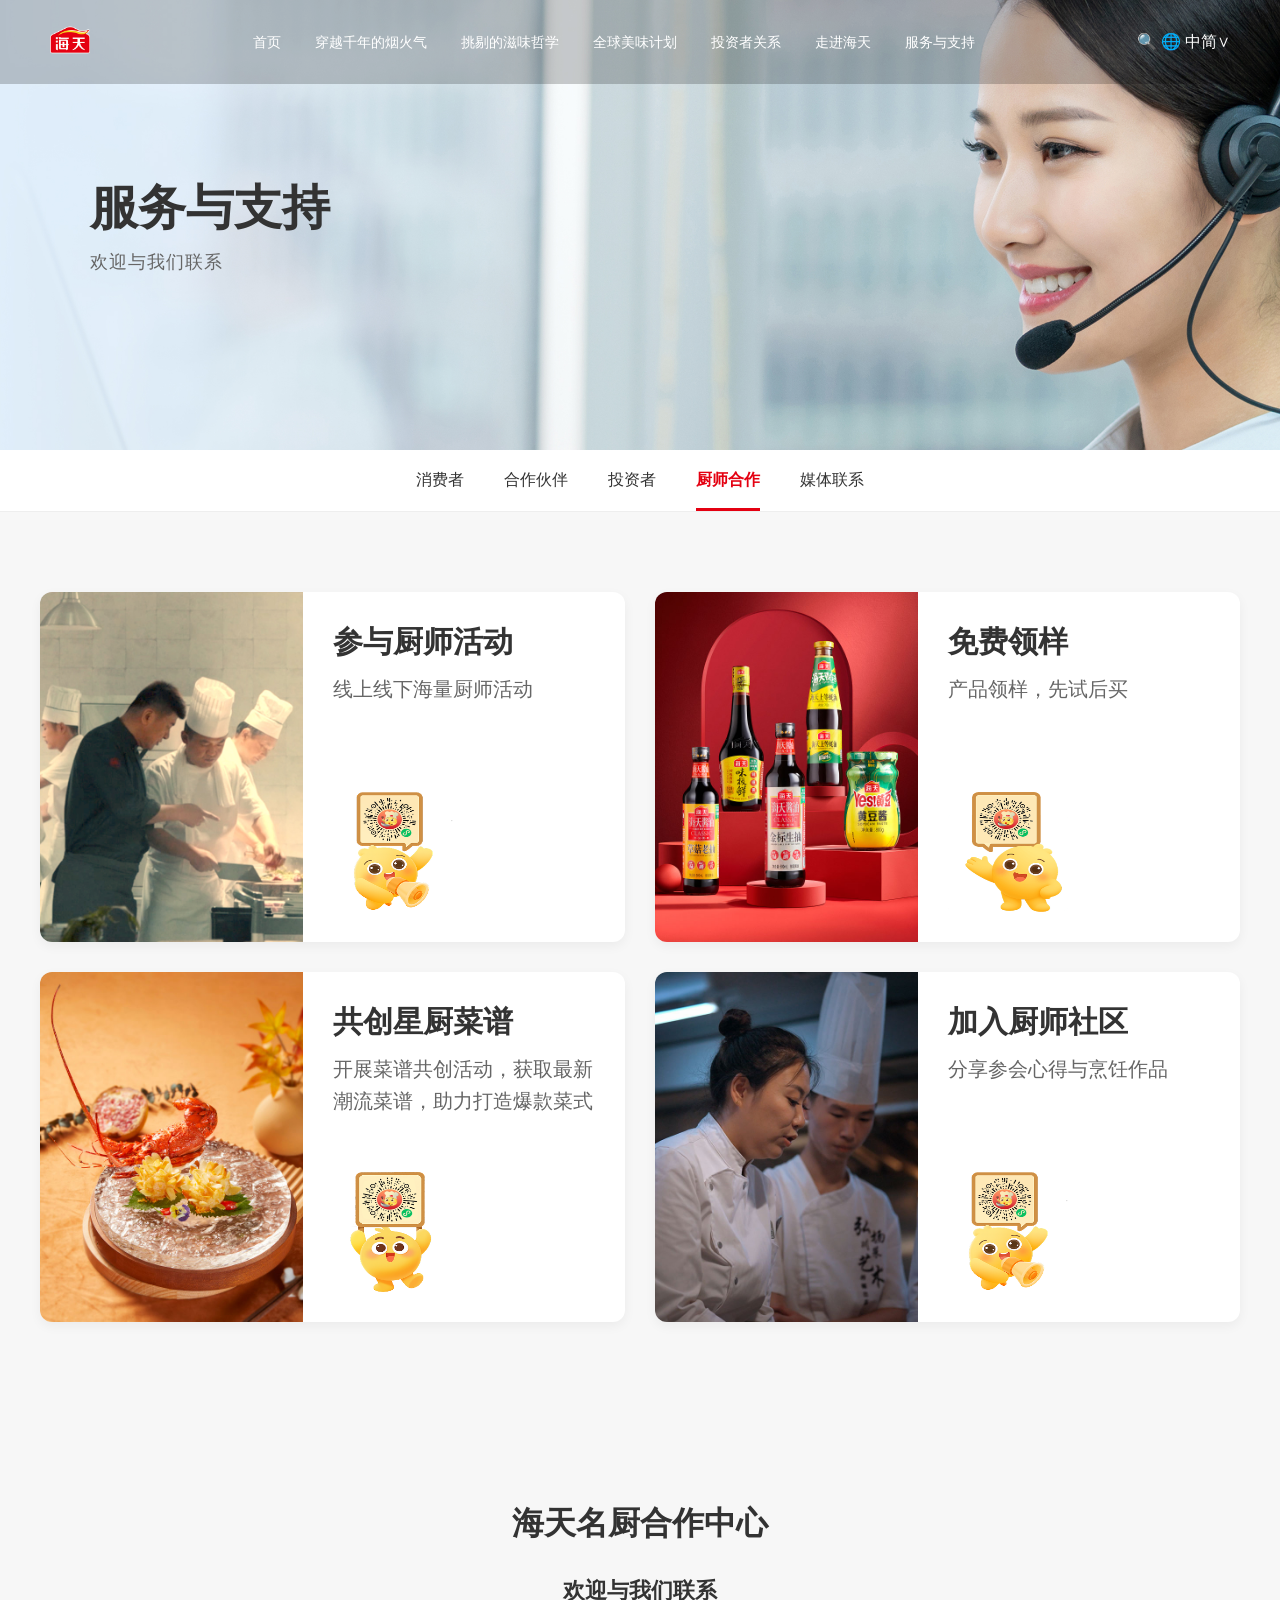
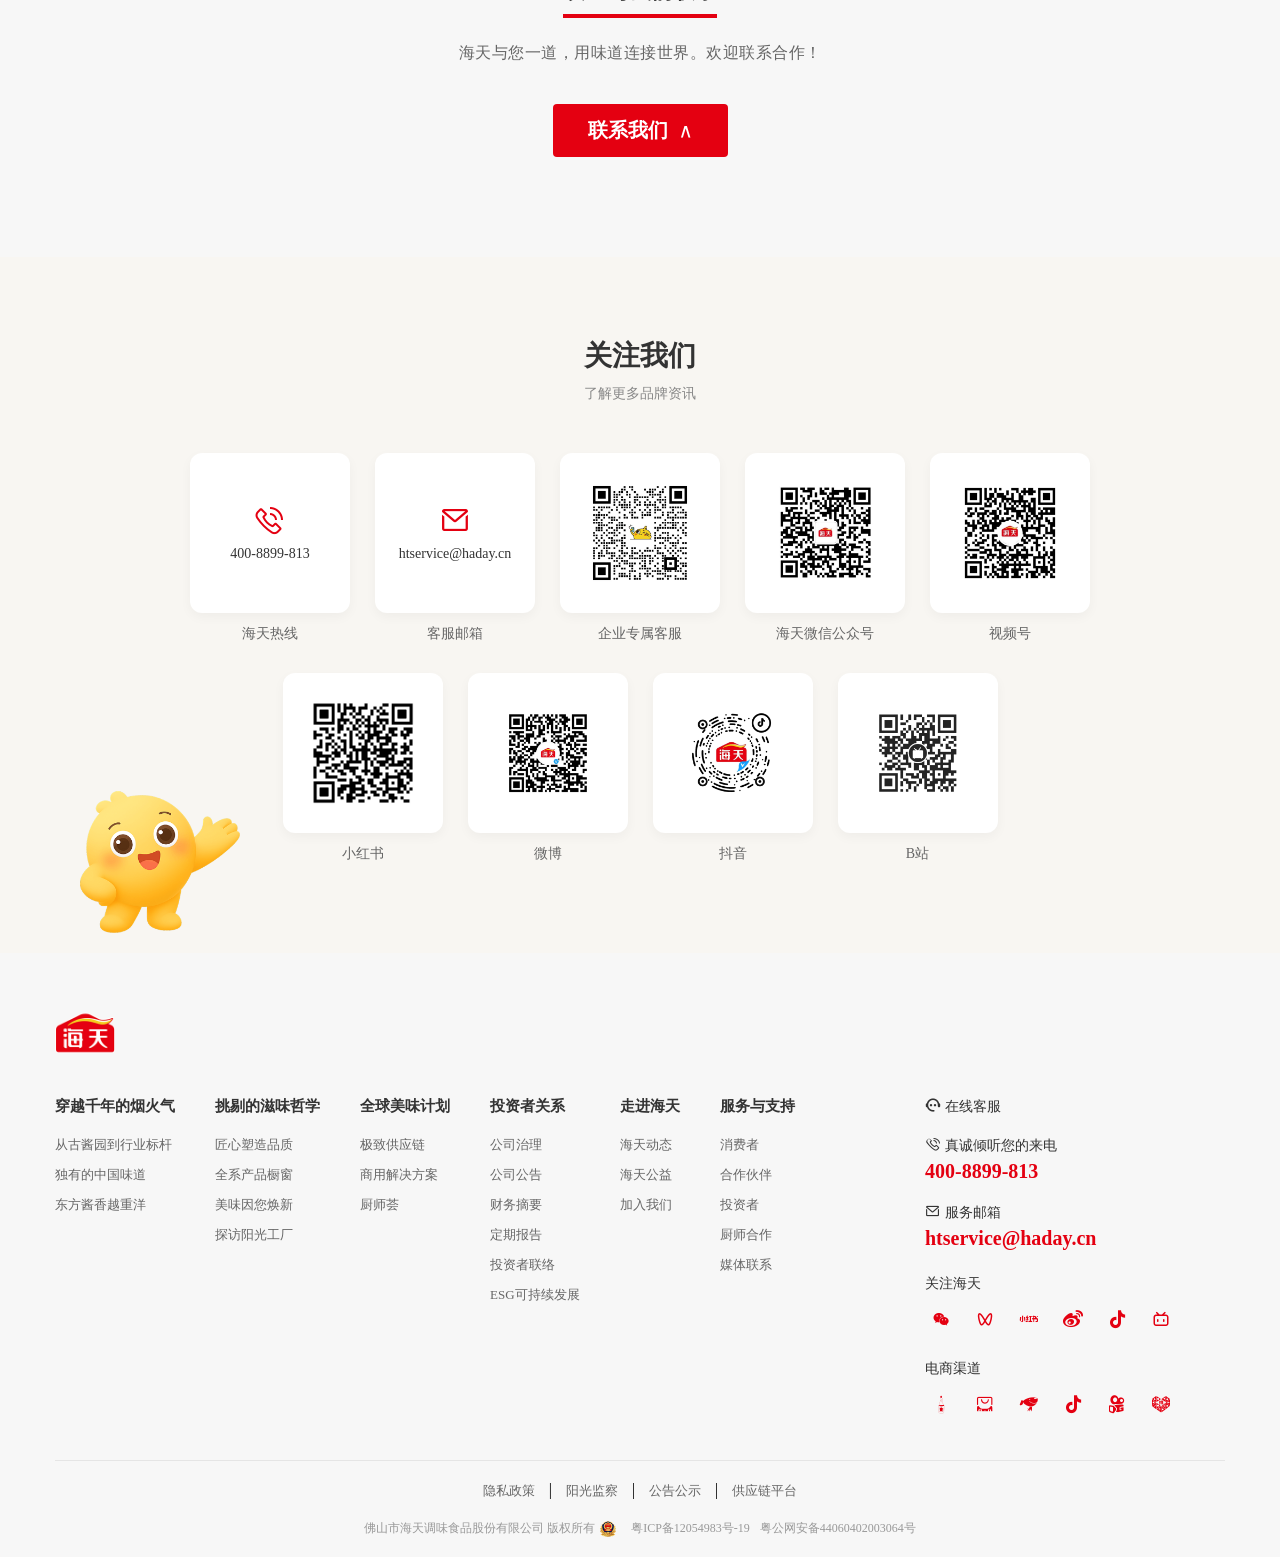
<file: service.html>
<!DOCTYPE html>
<html lang="en">
<head>
    <meta charset="UTF-8">
    <meta name="viewport" content="width=device-width, initial-scale=1.0">
    <title>Document</title>
    <link rel="stylesheet" href="./css/service.css">
    <link rel="stylesheet" href="./css/font_ivn4hwfyvwr/iconfont.css">
</head>
<body>
    <!-------------导航栏--与之前的一致------------>
    <header class="navbar">
        <div class="logo">
            <a href="index.html">
                <img src="./images/logo.png" alt="海天logo"> 
            </a>
        </div>
        <nav class="nav-links">
            <a href="index.html">首页</a>
            <a href="#">穿越千年的烟火气</a>
            <a href="#">挑剔的滋味哲学</a>
            <a href="#">全球美味计划</a>
            <a href="#">投资者关系</a>
            <a href="#">走进海天</a>
            <a href="./service.html">服务与支持</a>
        </nav>
        <div class="nav-icons">
            <span class="search-icon">🔍</span>
            <span class="lang-select">🌐 中简∨</span>
        </div>
    </header>
    <!-------------------------------------------->

    <!------首页图片----->
    <section class="service-banner">
        <div class="banner-container">
            <div class="banner-content">
                <h1 class="banner-title">服务与支持</h1>
                <p class="banner-subtitle">欢迎与我们联系</p>
            </div>
        </div>
    </section>
    <!------------------>

    <!---------不紧要的导航栏--------->

    <nav class="service-sub-nav">
        <div class="sub-nav-container">
            <a href="#" class="sub-nav-item">消费者</a>
            <a href="#" class="sub-nav-item">合作伙伴</a>
            <a href="#" class="sub-nav-item">投资者</a>
            <a href="#" class="sub-nav-item active">厨师合作</a>
            <a href="#" class="sub-nav-item">媒体联系</a>
        </div>
    </nav>

    <!------------------------------->


    <!-------------------厨师海报区域------------------>
    <section class="chef-activity-section">
        <div class="activity-container">
            <div class="activity-card">
                <div class="card-image">
                    <img src="./images/img2.jpg" alt="参与厨师活动">
                </div>
                <div class="card-content">
                    <h3 class="card-title">参与厨师活动</h3>
                    <p class="card-subtitle">线上线下海量厨师活动</p>
                    <img src="./images/img6.png" alt="小程序码" class="card-qrcode">
                </div>
            </div>
    
            <div class="activity-card">
                <div class="card-image">
                    <img src="./images/img3.jpg" alt="免费领样">
                </div>
                <div class="card-content">
                    <h3 class="card-title">免费领样</h3>
                    <p class="card-subtitle">产品领样，先试后买</p>
                    <img src="./images/img7.png" alt="小程序码" class="card-qrcode">
                </div>
            </div>
    
            <div class="activity-card">
                <div class="card-image">
                    <img src="./images/img4.jpg" alt="共创星厨菜谱">
                </div>
                <div class="card-content">
                    <h3 class="card-title">共创星厨菜谱</h3>
                    <p class="card-subtitle">开展菜谱共创活动，获取最新潮流菜谱，助力打造爆款菜式</p>
                    <img src="./images/img8.png" alt="小程序码" class="card-qrcode">
                </div>
            </div>
    
            <div class="activity-card">
                <div class="card-image">
                    <img src="./images/img5.jpg" alt="加入厨师社区">
                </div>
                <div class="card-content">
                    <h3 class="card-title">加入厨师社区</h3>
                    <p class="card-subtitle">分享参会心得与烹饪作品</p>
                    <img src="./images/img9.png" alt="小程序码" class="card-qrcode">
                </div>
            </div>
        </div>
    </section>
    <!------------------------------------------------>

    <!-------------合作中心区域-------------->
    <section class="chef-contact-section">
        <div class="contact-container">
            <h2 class="contact-main-title">海天名厨合作中心</h2>
            
            <div class="contact-focus">
                <span class="focus-text">欢迎与我们联系</span>
                <div class="focus-line"></div>
            </div>
            
            <p class="contact-desc">海天与您一道，用味道连接世界。欢迎联系合作！</p>
            
            <button class="contact-btn">
                <span class="contact-content">联系我们</span>
            </button>
        </div>
    </section>


    <!-------------------------------------->

    <!-------------一堆二维码区域-------------->
    <section class="contact-follow-section">
        <div class="contact-header">
            <h2 class="contact-title">关注我们</h2>
            <p class="contact-subtitle">了解更多品牌资讯</p>
        </div>
        
        <div class="contact-main-container">

             <!------------五个一行区域----------->
            <div class="contact-row contact-row-top">
                <div class="contact-card">
                    <div class="contact-icon-wrapper">
                        <i class="iconfont icon-laidian contact-icon-font"></i>
                        <p class="contact-info-text">400-8899-813</p>
                    </div>
                    <span class="contact-card-label">海天热线</span>
                </div>
                
                <div class="contact-card">
                    <div class="contact-icon-wrapper">
                        <i class="iconfont icon-email contact-icon-font"></i>
                        <p class="contact-info-text">htservice@haday.cn</p>
                    </div>
                    <span class="contact-card-label">客服邮箱</span>
                </div>
                
                <div class="contact-card contact-qr-type">
                    <div class="contact-qr-wrapper">
                        <img src="./images/img11-kf.jpg" alt="专属客服">
                    </div>
                    <span class="contact-card-label">企业专属客服</span>
                </div>
                
                <div class="contact-card contact-qr-type">
                    <div class="contact-qr-wrapper">
                        <img src="./images/img12-gzh.jpg" alt="微信公众号">
                    </div>
                    <span class="contact-card-label">海天微信公众号</span>
                </div>
                
                <div class="contact-card contact-qr-type">
                    <div class="contact-qr-wrapper">
                        <img src="./images/img13-sph.jpg" alt="视频号">
                    </div>
                    <span class="contact-card-label">视频号</span>
                </div>

                
            </div>
            <!------------------------------->

        <!---------------四个一行----------->
            <div class="contact-row contact-row-bottom">
                <div class="contact-card contact-qr-type">
                    <div class="contact-qr-wrapper">
                        <img src="./images/img14-xhs.jpg" alt="小红书">
                    </div>
                    <span class="contact-card-label">小红书</span>
                </div>
                <div class="contact-card contact-qr-type">
                    <div class="contact-qr-wrapper">
                        <img src="./images/img15-wb.jpg" alt="微博">
                    </div>
                    <span class="contact-card-label">微博</span>
                </div>
                <div class="contact-card contact-qr-type">
                    <div class="contact-qr-wrapper">
                        <img src="./images/img16-dy.jpg" alt="抖音">
                    </div>
                    <span class="contact-card-label">抖音</span>
                </div>
                <div class="contact-card contact-qr-type">
                    <div class="contact-qr-wrapper">
                        <img src="./images/img17-blibli.jpg" alt="B站">
                    </div>
                    <span class="contact-card-label">B站</span>
                </div>
            </div>
        <!-------------------------------->
        </div>
        
        

        <img src="./images/img10.png" alt="海天吉祥物" class="contact-mascot-img">
    </section>

    <!---------------------------------------->


    <!-------最下方的图标以及文字区域(与之前的一致)-------->

    <footer class="footer-section">
        <div class="footer-container">
            <div class="footer-logo">
                <img src="./images/logo.png" alt="海天" width="60">
            </div>
    
            <div class="footer-main">
                <div class="footer-links-wrapper">
                    <div class="link-column">
                        <h4>穿越千年的烟火气</h4>
                        <a href="#">从古酱园到行业标杆</a>
                        <a href="#">独有的中国味道</a>
                        <a href="#">东方酱香越重洋</a>
                    </div>
                    <div class="link-column">
                        <h4>挑剔的滋味哲学</h4>
                        <a href="#">匠心塑造品质</a>
                        <a href="#">全系产品橱窗</a>
                        <a href="#">美味因您焕新</a>
                        <a href="#">探访阳光工厂</a>
                    </div>
                    <div class="link-column">
                        <h4>全球美味计划</h4>
                        <a href="#">极致供应链</a>
                        <a href="#">商用解决方案</a>
                        <a href="#">厨师荟</a>
                    </div>
                    <div class="link-column">
                        <h4>投资者关系</h4>
                        <a href="#">公司治理</a>
                        <a href="#">公司公告</a>
                        <a href="#">财务摘要</a>
                        <a href="#">定期报告</a>
                        <a href="#">投资者联络</a>
                        <a href="#">ESG可持续发展</a>
                    </div>
                    <div class="link-column">
                        <h4>走进海天</h4>
                        <a href="#">海天动态</a>
                        <a href="#">海天公益</a>
                        <a href="#">加入我们</a>
                    </div>
                    <div class="link-column">
                        <h4>服务与支持</h4>
                        <a href="#">消费者</a>
                        <a href="#">合作伙伴</a>
                        <a href="#">投资者</a>
                        <a href="#">厨师合作</a>
                        <a href="#">媒体联系</a>
                    </div>
                </div>
    
                <div class="footer-contact">
                    <div class="contact-item">
                        <i class="iconfont icon-zaixiankefu"></i> 在线客服
                    </div>
                    <div class="contact-item phone">
                        <p><i class="iconfont icon-laidian"></i> 真诚倾听您的来电</p>
                        <span class="red-text">400-8899-813</span>
                    </div>
                    <div class="contact-item email">
                        <p><i class="iconfont icon-email"></i> 服务邮箱</p>
                        <span class="red-text">htservice@haday.cn</span>
                    </div>
    
                    <div class="channel-group">
                        <p>关注海天</p>
                        <div class="icon-list">
                            <i class="iconfont icon-weixin"></i>
                            <i class="iconfont icon-weixinshipinhao"></i>
                            <i class="iconfont icon-redbook"></i>
                            <i class="iconfont icon-xinlangweibo"></i>
                            <i class="iconfont icon-douyin"></i>
                            <i class="iconfont icon-bilibili-line"></i>
                        </div>
                    </div>
    
                    <div class="channel-group">
                        <p>电商渠道</p>
                        <div class="icon-list">
                            <i class="iconfont icon-jiangyou"></i>
                            <i class="iconfont icon-tianmao"></i>
                            <i class="iconfont icon-pay-jingdong"></i>
                            <i class="iconfont icon-douyin"></i>
                            <i class="iconfont icon-kuaishou"></i>
                            <i class="iconfont icon-pinduoduo"></i>
                        </div>
                    </div>
                </div>
            </div>
    
            <div class="footer-legal">
                <div class="legal-links">
                    <a href="#">隐私政策</a> | <a href="#">阳光监察</a> | <a href="#">公告公示</a> | <a href="#">供应链平台</a>
                </div>
                <div class="copyright">
                    佛山市海天调味食品股份有限公司 版权所有 
                    <img src="./images/img18.png" alt="警徽" class="police-icon">
                    <a href="#">粤ICP备12054983号-19</a> 
                    <span>粤公网安备44060402003064号</span>
                </div>
            </div>
        </div>
    </footer>

    <!-------------------------------------------------->

</body>
</html>
</file>
<file: css/service.css>
* {
    margin: 0;
    padding: 0;
    box-sizing: border-box;
    font-family: "Microsoft YaHei";
}

/* ------导航栏-------- */
.navbar {
    position: fixed;
    /* 固定 */
    top: 0;
    width: 100%;
    display: flex;
    justify-content: space-between;
    align-items: center;
    padding: 20px 50px;
    background: rgba(0, 0, 0, 0.2); 
    z-index: 1000;
    color: white;
}

.logo img {
    height: 40px;
}

.nav-links a {
    color: white;
    text-decoration: none;
    margin: 0 15px;
    font-size: 14px;
    font-weight: 500;
    position: relative;
    padding-bottom: 18px;
    transition: color 0.3s;
}

.nav-links a::after{
    content: '';
    position: absolute;
    bottom: 0;
    left: 50%;
    width: 0;
    height: 2px;
    background: #e40012;    
    transition: all 0.3s ease;
    transform: translateX(-50%);
}

.nav-links a:hover{
    color: #ffffff;
}

.nav-links a:hover::after{
    width: 100%;
}
/* --------------------- */



/* -------首页图片区域------- */
.service-banner {
    width: 100%;
    height: 450px; 
    background-image: url('/images/img1.jpg'); 
    background-size: cover;
    background-position: center;
    position: relative;
    display: flex;
    align-items: center;
}

.banner-container {
    width: 1200px;      
    margin: 0 auto;
    padding-left: 50px;  
}

.banner-content {
    color: #333;      
    text-align: left;
}

.banner-title {
    font-size: 48px;             /* 大标题字体 */
    font-weight: bold;
    margin-bottom: 10px;
}

.banner-subtitle {
    font-size: 18px;    
    color: #666;
    font-weight: 500;
    letter-spacing: 1px;     
}
/* ------------------------- */




/* ----内容重复的图标以及文字区域------- */
.footer-section {
    background-color: #f7f7f7; 
    padding: 50px 0 20px;
    font-family: "Microsoft YaHei";
}

.footer-container {
    max-width: 1200px;
    margin: 0 auto;
    padding: 0 15px;
}

.footer-main {
    display: flex;
    justify-content: space-between;
    padding-top: 30px;
    border-bottom: 1px solid #e5e5e5;
    padding-bottom: 40px;
}

.footer-links-wrapper {
    display: flex;
    gap: 40px;
}

.link-column h4 {
    font-size: 15px;
    color: #333;
    margin-bottom: 20px;
    font-weight: bold;
}

.link-column a {
    display: block;
    font-size: 13px;
    color: #666;
    text-decoration: none;
    margin-bottom: 12px;
    transition: color 0.3s;
}

.link-column a:hover {
    color: #e40011;
}

.footer-contact {
    width: 300px;
}

.contact-item {
    font-size: 14px;
    color: #333;
    margin-bottom: 20px;
    cursor: pointer;
}

.contact-item:hover { color: #e40011; }

.red-text {
    color: #e40011;
    font-size: 20px;
    font-weight: bold;
    display: block;
    margin-top: 5px;
}

.channel-group { margin-top: 25px; }
.channel-group p { font-size: 14px; color: #333; margin-bottom: 10px; }

.icon-list {
    display: flex;
    gap: 12px;
    flex-wrap: wrap;
}

.icon-list i {
    width: 32px;
    height: 32px;
    background-color: transparent;
    border-radius: 50%;
    display: flex;
    align-items: center;
    justify-content: center;
    font-size: 18px;
    color: #e40011; 
    cursor: pointer;
    transition: all 0.3s;
}

.icon-list i:hover {
    background-color: #e40011;
    color: #ffffff;
}

.footer-legal {
    padding-top: 20px;
    display: flex;
    flex-direction: column;
    align-items: center;
    gap: 10px;
}

.legal-links a {
    color: #666;
    font-size: 13px;
    text-decoration: none;
    margin: 0 10px;
}

.legal-links a:hover { color: #e40011; }

.copyright {
    display: flex;
    justify-content: center;
    align-items: center;
    flex-wrap: wrap;
    font-size: 12px;
    color: #999;
    margin-top: 10px;
}

.copyright .police-icon {
    width: 16px; 
    height: 16px;
    margin: 0 5px; 
}

.copyright a, .copyright span {
    color: #999;
    text-decoration: none;
    margin-left: 10px;
}


/* ---------------------------------- */


/* ---------不紧要的导航栏-------- */
.service-sub-nav {
    width: 100%;
    background-color: #fff;
    border-bottom: 1px solid #eee;
}

.sub-nav-container {
    width: 1200px;
    margin: 0 auto;
    display: flex;
    justify-content: center; 
    gap: 40px;              
}

.sub-nav-item {
    padding: 20px 0;
    font-size: 16px;
    color: #333;
    text-decoration: none;
    position: relative; 
    transition: color 0.3s ease;
}

.sub-nav-item:hover {
    color: #e40011;
}

.sub-nav-item.active {
    color: #e40011;
    font-weight: bold;
}

.sub-nav-item.active::after {
    content: '';
    position: absolute;
    bottom: 0;        
    left: 0;
    width: 100%;  
    height: 3px; 
    background-color: #e40011;
}
/* ------------------------------ */


/* ------------------厨师海报区域----------------- */
.chef-activity-section {
    width: 100%;
    padding: 80px 0;
    background-color: #f7f7f7;
}

.activity-container {
    width: 1200px;
    margin: 0 auto;
    display: grid;
    grid-template-columns: repeat(2, 1fr);
    gap: 30px; 
}

.activity-card {
    background-color: #fff;
    border-radius: 12px;                   
    overflow: hidden;                       
    box-shadow: 0 4px 12px rgba(0,0,0,0.05);
    display: flex;                         
    height: 350px;                         
    transition: transform 0.3s ease;   
}

.activity-card:hover {
    transform: translateY(-5px);
}

.card-image {
    flex: 1;           
    overflow: hidden; 
}

.card-image img {
    width: 100%;
    height: 100%;
    object-fit: cover;  
    transition: transform 0.6s cubic-bezier(0.25, 0.46, 0.45, 0.94); 
    /* 用一下ai推荐的过渡格式 */
}

.card-image img:hover {
    transform: scale(1.1);                  /* 放大 1.1 倍 */
}

.card-content {
    flex: 1;     
    padding: 30px;
    display: flex;
    flex-direction: column;
    align-items: flex-start; 
    position: relative;
}

.card-title {
    font-size: 30px;
    color: #333;
    margin-bottom: 10px;
}

.card-subtitle {
    font-size: 20px;
    color: #666;
    line-height: 1.6; 
    margin-bottom: 30px; 
}

.card-qrcode {
    position: absolute;
    bottom: 30px;  
    width: 120px;
    height: 120px;
}

/* ---------------------------------------------- */


/* ------------合作中心区域----------- */
.chef-contact-section {
    padding: 100px 0;
    background-color: #f7f7f7;
    text-align: center;
}

.contact-container {
    max-width: 1200px;
    margin: 0 auto;
}

.contact-main-title {
    font-size: 32px;
    color: #333;
    margin-bottom: 30px;
    font-weight: bold;
}

.contact-focus {
    display: inline-block;
    margin-bottom: 25px;
}

.focus-text {
    font-size: 22px;
    color: #333;
    font-weight: 600;
}

.focus-line {
    width: 100%; 
    height: 4px;
    background-color: #e40011;
    margin-top: 8px;
}

.contact-desc {
    font-size: 16px;
    color: #666;
    margin-bottom: 40px;
    letter-spacing: 0.5px;
}

.contact-btn {
    padding: 12px 35px;
    font-size: 18px;
    cursor: pointer;
    border: none;
    border-radius: 4px;
    display: inline-flex;
    align-items: center;
    gap: 10px;
    background-color: #e40011;
    transition: background 0.3s;
}

.contact-btn:hover{
    background-color: #ff3344;
}


.contact-content{
    font-size: 20px;
    font-weight: bold;
    color: #fff;
    display: flex;
    align-items: center;
}

/* 添加了一个箭头反转的效果 */

.contact-content::after{
    margin-top: 5px;
    content: '∨';
    margin-left: 10px;
    font-weight: normal;
    display: inline-block;
    transform: rotate(180deg);
    transition: transform 0.3s ease;
}

.contact-btn:hover .contact-content::after{
    transform: rotate(0deg);
}

/* ---------------------------------- */

/* -------------一堆二维码区域-----------*/
.contact-follow-section {
    width: 100%;
    padding: 80px 0 120px;
    background-color: #f8f6f2;
    position: relative;
    text-align: center;
    overflow: hidden;
}

.contact-header {
    margin-bottom: 50px;
}

.contact-title {
    font-size: 28px;
    color: #333;
    margin-bottom: 10px;
}

.contact-subtitle {
    font-size: 14px;
    color: #888;
}

.contact-main-container {
    width: 1200px;
    margin: 0 auto;
    display: flex;
    flex-direction: column;
    gap: 60px;
}

.contact-row {
    display: flex;
    justify-content: center;
    gap: 25px;
}

.contact-card {
    width: 160px;
    background: #fff;
    border-radius: 12px;
    box-shadow: 0 4px 12px rgba(0,0,0,0.04);
    position: relative;
    transition: transform 0.3s ease;
    cursor: pointer;
}

.contact-card:hover {
    transform: translateY(-5px);
}

.contact-icon-wrapper,
.contact-qr-wrapper {
    width: 100%;
    aspect-ratio: 1 / 1;
    /* 设置一个正方形区域 */
    display: flex;
    flex-direction: column;
    align-items: center;
    justify-content: center;
    padding: 20px;
    box-sizing: border-box;
}

.contact-icon-font {
    font-size: 32px !important;
    /* 强制扩大图标的区域 */
    color: #e40011;
    margin-bottom: 10px;
}

.contact-info-text {
    font-size: 14px;
    color: #333;
    font-weight: 500;
}

.contact-qr-wrapper img {
    width: 100%;
    height: 100%;
    object-fit: contain;
}

.contact-card-label {
    position: absolute;
    bottom: -30px;
    left: 0;
    width: 100%;
    font-size: 14px;
    color: #666;
}

.contact-mascot-img {
    position: absolute;
    bottom: 20px;
    left: 80px;
    width: 160px;
    z-index: 2;
}
/* ------------------------------------- */
</file>
<file: css/font_ivn4hwfyvwr/iconfont.css>
@font-face {
  font-family: "iconfont"; /* Project id  */
  src: url('iconfont.ttf?t=1775362065875') format('truetype');
}

.iconfont {
  font-family: "iconfont" !important;
  font-size: 16px;
  font-style: normal;
  -webkit-font-smoothing: antialiased;
  -moz-osx-font-smoothing: grayscale;
}

.icon-xinlangweibo:before {
  content: "\f01af";
}

.icon-weixin:before {
  content: "\f0106";
}

.icon-tianmao:before {
  content: "\e757";
}

.icon-jiangyou:before {
  content: "\e621";
}

.icon-zaixiankefu:before {
  content: "\e617";
}

.icon-laidian:before {
  content: "\e68e";
}

.icon-douyin:before {
  content: "\e8db";
}

.icon-kuaishou:before {
  content: "\e8dc";
}

.icon-pay-jingdong:before {
  content: "\e8dd";
}

.icon-pinduoduo:before {
  content: "\e8df";
}

.icon-weixinshipinhao:before {
  content: "\e68c";
}

.icon-email:before {
  content: "\e856";
}

.icon-bilibili-line:before {
  content: "\ea96";
}

.icon-redbook:before {
  content: "\e502";
}
</file>
